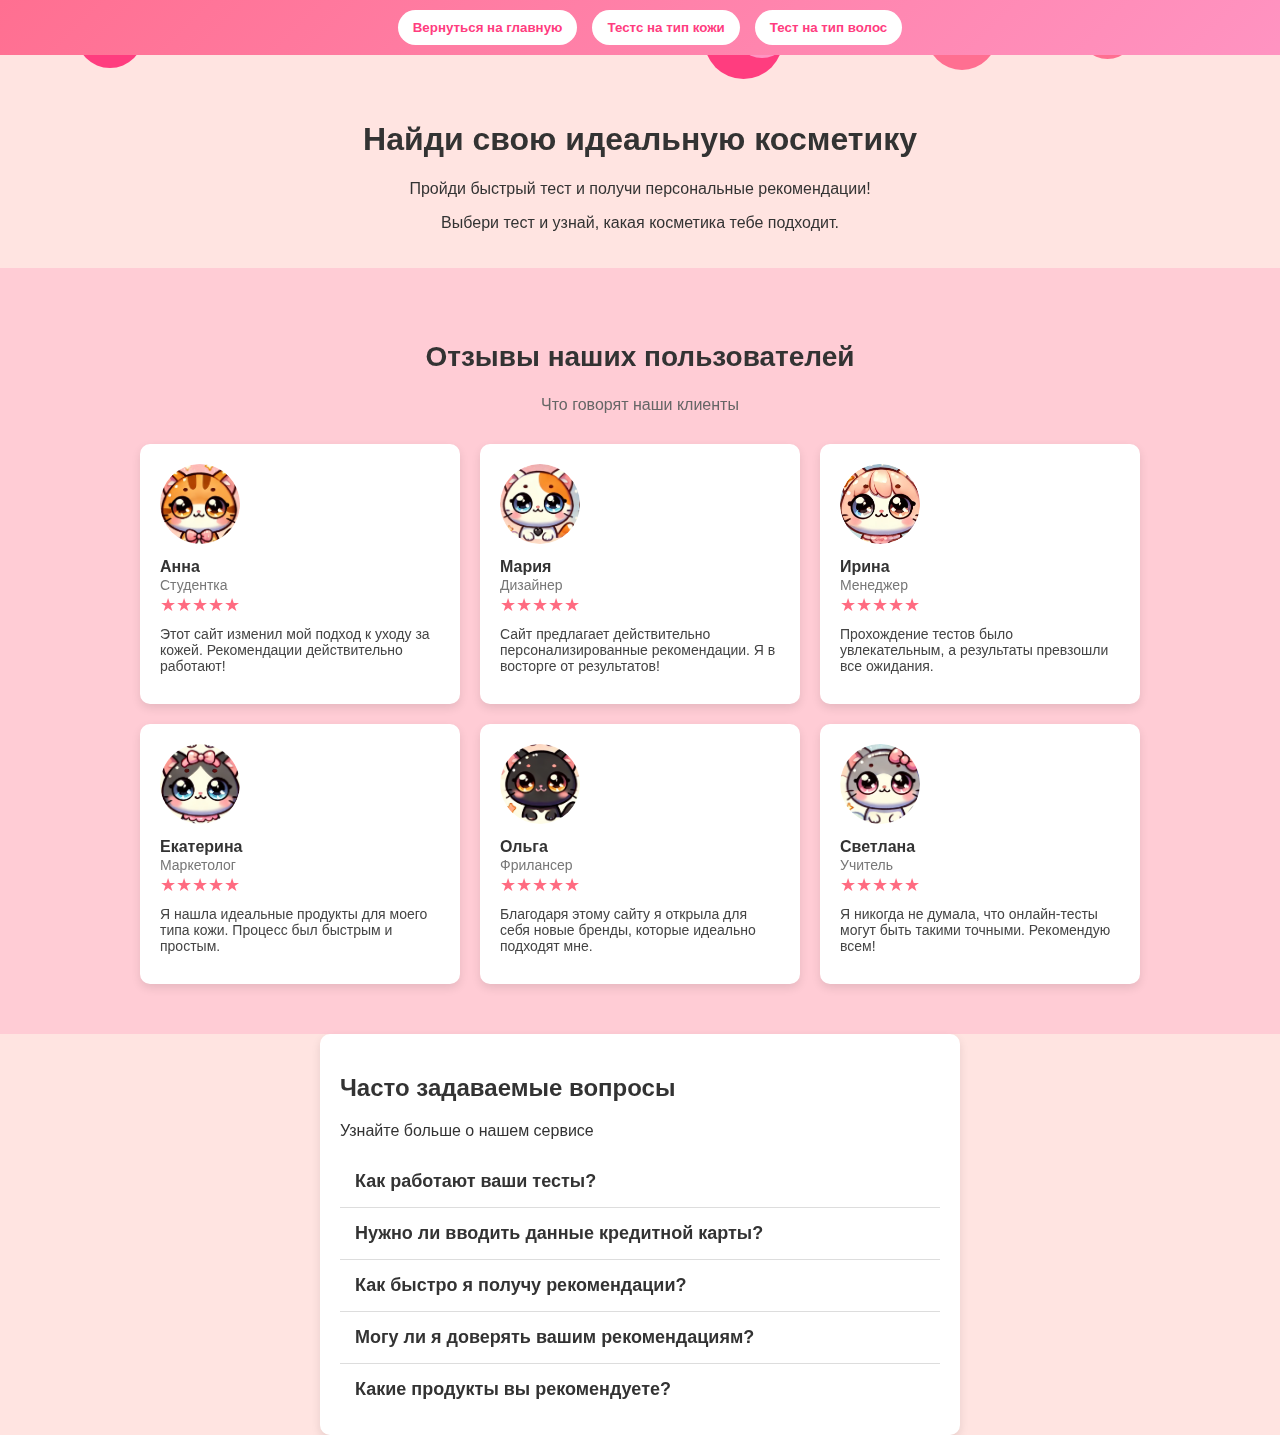
<file: diplom-erorrs-track/index.html>
<!DOCTYPE html>
    <html lang="ru">
    <head>
        <meta charset="UTF-8">
        <meta name="viewport" content="width=device-width, initial-scale=1.0">
        <title>Косметический тест</title>

        <script src="https://cdnjs.cloudflare.com/ajax/libs/gsap/3.12.2/gsap.min.js"></script>    
        <link rel="stylesheet" href="style.css">
    </head>
    <body>
        <div class="floating-bubbles"></div>
        <div class="top-panel">
            <button onclick="showMain()">Вернуться на главную</button>
            <button onclick="startTest('skin')">Тестс на тип кожи</button>
            <button onclick="startTest('hair')">Тест на тип волос</button>
        </div>

        <section class="hero" id="hero">
            <h1>Найди свою идеальную косметику</h1>
            <p>Пройди быстрый тест и получи персональные рекомендации!</p>
            <p>Выбери тест и узнай, какая косметика тебе подходит.</p>
        </section>

        <section class="test-section" id="testSection" style="display: none;">
            <h2 id="testTitle">Тест</h2>
            <div id="progress"></div>
            <div id="question"></div>
            <div id="options"></div>
            <button id="nextButton" onclick="nextQuestion()" style="display: none;">Далее</button>
        </section>

        <section class="result-section" id="resultSection" style="display: none;">
            <h2>Ваш результат</h2>
            <p id="testResult"></p>
            <h3>Рекомендуемая косметика</h3>
            <div id="recommendations"></div>
            <button onclick="showMain()">Вернуться на главную</button>
        </section>
    <section class="testimonials">
        <h2>Отзывы наших пользователей</h2>
        <p>Что говорят наши клиенты</p>
        <div class="reviews">
            <div class="review">
                <img src="images/anna.jpg.png" alt="Анна">
                
                <br><strong>Анна</strong><br>
                <span>Студентка</span><br>
                <span class="stars">★★★★★</span>
                <p>Этот сайт изменил мой подход к уходу за кожей. Рекомендации действительно работают!</p>
                
                
            </div>
            <div class="review">
                <img src="images/maria.jpg.png" alt="Мария">
                
                <br><strong>Мария</strong><br>
                <span>Дизайнер</span><br>
                <span class="stars">★★★★★</span>
                <p>Сайт предлагает действительно персонализированные рекомендации. Я в восторге от результатов!</p>
                
            </div>
            <div class="review">
                <img src="images/irina.jpg.png" alt="Ирина">
                
                <br><strong>Ирина</strong><br>
                <span>Менеджер</span><br>
                <span class="stars">★★★★★</span>
                <p>Прохождение тестов было увлекательным, а результаты превзошли все ожидания.</p>
            </div>
            
            <div class="review">
                <img src="images/ekaterina.jpg.png" alt="Екатерина">
               <br><strong>Екатерина</strong><br>
                <span>Маркетолог</span><br>
                <span class="stars">★★★★★</span>
                <p>Я нашла идеальные продукты для моего типа кожи. Процесс был быстрым и простым.</p>
            </div>
            <div class="review">
                <img src="images/olga.jpg.png" alt="Ольга">
                
               <br> <strong>Ольга</strong><br>
                <span>Фрилансер</span><br>
                <span class="stars">★★★★★</span>
                <p>Благодаря этому сайту я открыла для себя новые бренды, которые идеально подходят мне.</p>
            </div>
            <div class="review">
                <img src="images/svetlana.jpg.png" alt="Светлана">
                <br><strong>Светлана</strong><br>
                <span>Учитель</span><br>
                <span class="stars">★★★★★</span>
                <p>Я никогда не думала, что онлайн-тесты могут быть такими точными. Рекомендую всем!</p>
            </div>
        </div>
    </section>
    
    <section id="faq">
        <h2>Часто задаваемые вопросы</h2>
        <p>Узнайте больше о нашем сервисе</p>

        <div class="faq-item">
            <div class="faq-question">Как работают ваши тесты?</div>
            <div class="faq-answer">Наши тесты анализируют ваши ответы и на их основе подбирают косметику, которая лучше всего подойдет вашему типу кожи или волос.</div>
        </div>

        <div class="faq-item">
            <div class="faq-question">Нужно ли вводить данные кредитной карты?</div>
            <div class="faq-answer">Нет, все наши тесты бесплатны, и вам не нужно вводить данные карты или другие платежные реквизиты.</div>
        </div>

        <div class="faq-item">
            <div class="faq-question">Как быстро я получу рекомендации?</div>
            <div class="faq-answer">Результаты и рекомендации появляются сразу после прохождения теста.</div>
        </div>

        <div class="faq-item">
            <div class="faq-question">Могу ли я доверять вашим рекомендациям?</div>
            <div class="faq-answer">Да! Наши рекомендации основаны на анализе дерматологов и отзывов реальных пользователей.</div>
        </div>

        <div class="faq-item">
            <div class="faq-question">Какие продукты вы рекомендуете?</div>
            <div class="faq-answer">Мы рекомендуем косметические средства, которые соответствуют вашему типу кожи или волос.</div>
        </div>
    </section>
         <script src="script.js"></script> 
</body>
</html>
</file>
<file: diplom-erorrs-track/style.css>
.review {
    background: white;
    padding: 20px;
    border-radius: 10px;
    box-shadow: 0 4px 10px rgba(0, 0, 0, 0.1);
    text-align: center;
    position: relative;
}

.review img {
    width: 80px;
    height: 80px;
    border-radius: 50%;
    object-fit: cover;
    margin-bottom: 10px;
}

.review .stars {
    color: #ff6b81;
    font-size: 18px;
}

.review p {
    font-size: 14px;
    color: #444;
    margin: 10px 0;
}

.review strong {
    font-size: 16px;
    color: #333;
}

.review span {
    font-size: 14px;
    color: #777;
}

.testimonials {
    background: #ffccd5;
    text-align: center;
    padding: 50px 20px;
}

.testimonials h2 {
    font-size: 28px;
    color: #333;
}

.testimonials p {
    font-size: 16px;
    color: #666;
    margin-bottom: 30px;
}

.reviews {
    display: grid;
    grid-template-columns: repeat(auto-fit, minmax(300px, 1fr));
    gap: 20px;
    max-width: 1000px;
    margin: auto;
}

.review {
    background: white;
    padding: 20px;
    border-radius: 10px;
    box-shadow: 0 4px 10px rgba(0, 0, 0, 0.1);
    text-align: left;
}

.review .stars {
    color: #ff6b81;
    font-size: 18px;
}

.review p {
    font-size: 14px;
    color: #444;
    margin: 10px 0;
}

.review strong {
    font-size: 16px;
    color: #333;
}

.review span {
    font-size: 14px;
    color: #777;
}

body {
    margin: 0;
    font-family: 'Poppins', sans-serif;
    background: #ffe4e1;
    color: #333;
    overflow-x: hidden;
}
.top-panel {
    display: flex;
    justify-content: center;
    gap: 15px;
    padding: 10px;
    background: linear-gradient(135deg, #ff6f91, #ff94c2);
    position: fixed;
    width: 100%;
    top: 0;
    z-index: 1000;
}
.top-panel button {
    background: white;
    color: #ff3d7f;
    padding: 10px 15px;
    border: none;
    border-radius: 20px;
    font-weight: bold;
    cursor: pointer;
    transition: 0.3s;
}
.top-panel button:hover {
    background: #ff1e6a;
    color: white;
}
.hero {
    text-align: center;
    padding: 100px 20px 20px;
}
.btn-primary {
    background: linear-gradient(135deg, #ff3d7f, #ff94c2);
    color: white;
    padding: 12px 25px;
    border-radius: 30px;
    text-decoration: none;
    font-weight: bold;
    transition: 0.3s;
    cursor: pointer;
    border: none;
    margin: 5px;
}
.btn-primary:hover {
    background: #ff1e6a;
}
.test-section, .result-section {
    text-align: center;
    display: none;
    padding: 80px 20px;
}
.result-section {
    background: white;
    padding: 20px;
    border-radius: 10px;
    margin: 20px;
    box-shadow: 0 4px 10px rgba(0, 0, 0, 0.1);
}
.cosmetic-item {
    display: flex;
    align-items: center;
    gap: 10px;
    padding: 10px;
    border-bottom: 1px solid #ddd;
}
.cosmetic-item img {
    width: 80px;
    height: 80px;
    border-radius: 10px;
}

.floating-bubbles {
    position: fixed;
    top: 0;
    left: 0;
    width: 100%;
    height: 100%;
    pointer-events: none; /* Пузыри не мешают кликам */
    z-index: -1; /* Размещаем их за контентом */
}

.bubble {
    position: absolute;
    background: rgba(255, 255, 255, 0.3);
    border-radius: 50%;
    animation: float 6s infinite ease-in-out;
}

@keyframes float {
    0% { transform: translateY(100vh); opacity: 0; }
    50% { opacity: 1; }
    100% { transform: translateY(-10vh); opacity: 0; }
}

#faq {
    max-width: 600px;
    margin: 0 auto;
    background: white;
    padding: 20px;
    border-radius: 10px;
    box-shadow: 0px 4px 10px rgba(0, 0, 0, 0.1);
}

.faq-item {
    border-bottom: 1px solid #ddd;
    overflow: hidden;
}

.faq-item:last-child {
    border-bottom: none;
}

.faq-question {
    cursor: pointer;
    padding: 15px;
    font-size: 18px;
    font-weight: bold;
    background: none;
    border: none;
    width: 100%;
    text-align: left;
    outline: none;
    transition: background 0.3s;
}

.faq-question:hover {
    background: #F8AFAF;
}

.faq-answer {
    max-height: 0;
    overflow: hidden;
    padding: 0 15px;
    transition: max-height 0.4s ease-in-out, padding 0.4s ease-in-out;
}

.faq-item.active .faq-answer {
    max-height: 200px;
    padding: 15px;
}
</file>
